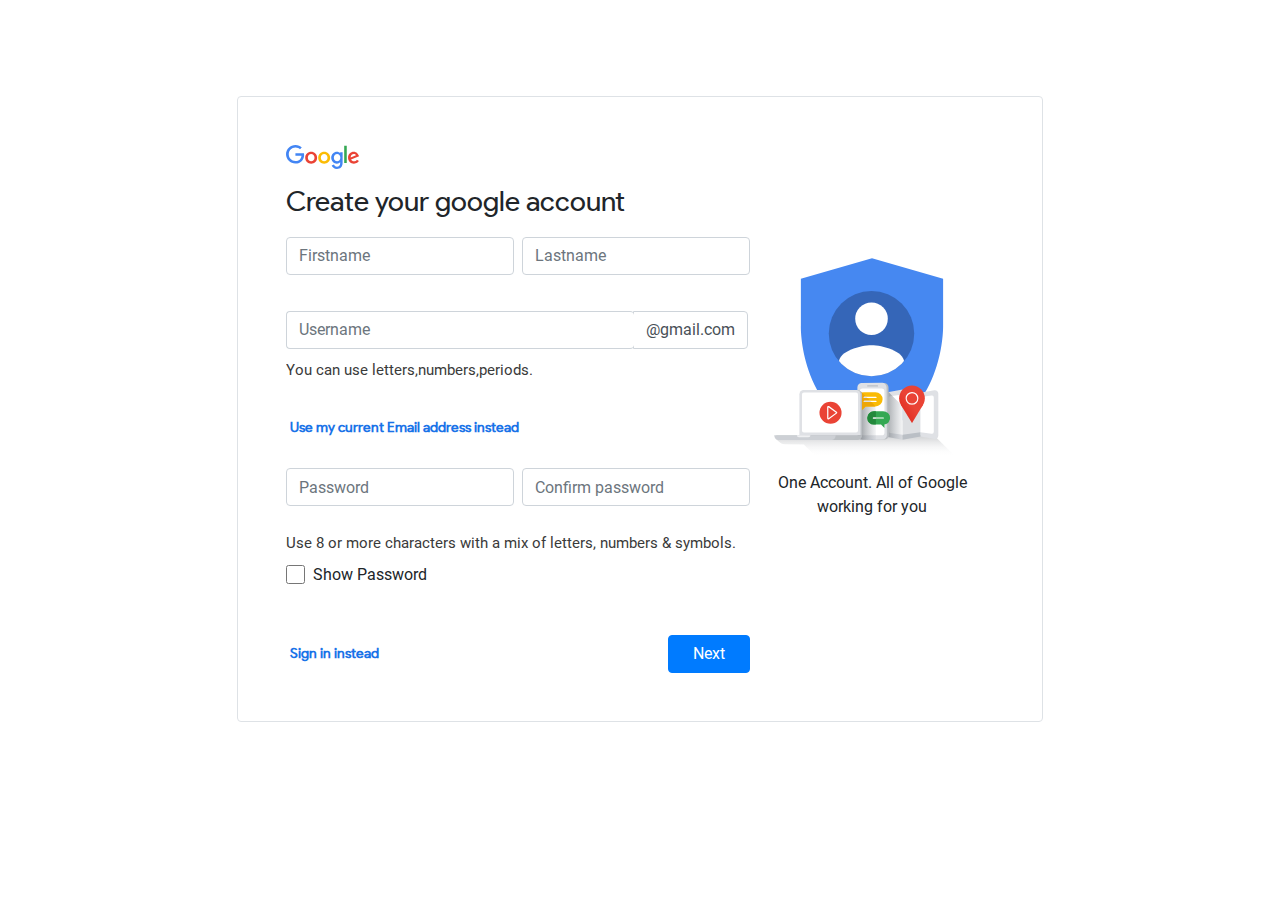
<file: index.html>
<!DOCTYPE html>
<html lang="en">
<head>
    <meta charset="UTF-8">
    <meta http-equiv="X-UA-Compatible" content="IE=edge">
    <meta name="viewport" content="width=device-width, initial-scale=1.0">
    <!-- <meta name="color-scheme" content="dark"> -->
    <link rel="stylesheet" href="https://cdn.jsdelivr.net/npm/bootstrap@4.6.1/dist/css/bootstrap.min.css">
    <script src="https://cdn.jsdelivr.net/npm/jquery@3.6.0/dist/jquery.slim.min.js"></script>
    <script src="https://cdn.jsdelivr.net/npm/popper.js@1.16.1/dist/umd/popper.min.js"></script>
    <script src="https://cdn.jsdelivr.net/npm/bootstrap@4.6.1/dist/js/bootstrap.bundle.min.js"></script>
    <link rel="stylesheet" href="https://cdnjs.cloudflare.com/ajax/libs/font-awesome/6.1.1/css/all.min.css">

    <!-- <link rel="stylesheet" href="../html/Bootstrap/bootstrap.css"> -->
    <title>Gmail</title>
    <link rel="stylesheet" href="./css/style.css">
</head>
<body class="d-flex justify-content-center align-items-center pt-0 pt-sm-5">
    <div id="signUpIn" class="page">
        <div class="border rounded p-2 mt-1  p-sm-5 mt-sm-5 main" id="signUp">
            <img src="./img/vector2.svg" alt="" class="mb-3">
            <h3>Create your google account</h3>
            <div class="d-flex justify-content-between align-items-start">
                <div class="d-flex flex-column justify-content-between align-items-center div1">
                    <div class="d-flex justify-content-around align-items-center form-group name flex-wrap flex-sm-nowrap">
                        <div class="input-wrapper position-relative w-100 shadow-none  mr-sm-2 mr-0 mb-sm-0 mb-2">
                            <label for="firstName" class="bg-white d-none" id="firstNameLabel">FirstName</label>
                            <input type="text" name=""  required  oninput="showLabel('firstNameLabel','firstName'),validateName('firstName')"  title="FirstName containing letters only" class="form-control shadow-none" placeholder="Firstname" id="firstName">
                        </div>
                        <div class="input-wrapper position-relative w-100 shadow-none">
                            <label for="lastname" class="bg-white d-none" id="lastNameLabel">Lastname</label>
                            <input type="text" name="" required oninput="showLabel('lastNameLabel','lastName'),validateName('lastName')" title="lastName containing letters only" class="form-control shadow-none"  placeholder="Lastname" id="lastName">
                        </div>
                    </div>
                    <div class="d-flex flex-column w-100 form-group username-div mb-0">
                        <div class="input-group flex-nowrap align-items-center w-100 m-0">
                            <div class="input-wrapper position-relative  w-75">
                                <label for="lastname" class="bg-white d-none" id="userNameLabel">Username</label>
                                <input type="text" required oninput="showLabel('userNameLabel','userName'),validateName('userName')"  title="Username can only contain letters and special charcters # * $ _ ." class="form-control border-right-0  shadow-none" id="userName" placeholder="Username">
                            </div>
                            <div class="input-group-append">
                              <span class="input-group-text bg-white w-100" id="basic-addon2">@gmail.com</span>
                            </div>
                        </div>
                        <p class="text-left small-texts mb-0">You can use letters,numbers,periods.</p>
                        <p class="small-texts w-100" id="userNameP"></p>
                    </div>
                    <div class="d-flex flex-column w-100 form-group available">
                        <p class="text-left mb-3"></p>
                        <a href="#" class="rounded p-1 link-style w-75">Use my current Email address instead</a>
                    </div>
                    <div class="d-flex flex-column password">
                        <div class="d-flex justify-content-around align-items-center form-group name flex-wrap flex-sm-nowrap">
                            <div class="input-wrapper position-relative w-100 shadow-none  mr-sm-2 mr-0 mb-sm-0 mb-2">
                                <label for="firstName" class="bg-white d-none" id="passwordLabel">Password</label>
                                <input type="password" name="" oninput="showLabel('passwordLabel','password')" class="form-control shadow-none" placeholder="Password" id="password">
                            </div>
                            <div class="input-wrapper position-relative w-100 shadow-none">
                                <label for="lastname" class="bg-white d-none" id="confirmPassLabel">Confirm Password</label>
                                <input type="password" name="" oninput="showLabel('confirmPassLabel','confirmPassword')" class="form-control shadow-none"  placeholder="Confirm password" id="confirmPassword">
                            </div>
                        </div>
                        <p class="m-0" id="passText1"></p>
                        <p class="text-left mb-2 small-texts" id="passText2">Use 8 or more characters with a mix of letters, numbers & symbols.</p>
                        <div class="d-flex align-items-center justify-content-around mb-5">
                            <input type="checkbox" onclick="showPassword()"  id="passCheck" name="passCheck" class="mr-2">
                            <label for="passCheck" class="m-0">Show Password</span>
                        </div>
                    </div>
                    <div class="d-flex justify-content-between align-items-center w-100 sign-in">
                        <a href="#" class="rounded p-1 link-style" id="toSignIn" onclick="changeSignPage('toSignIn')">Sign in instead</a>
                        <button class="btn btn-primary px-4" id="page3" onclick="nextPage()">Next</button>
                    </div>
                 </div>
                 <div class="div2 d-flex flex-column sign-up-image">
                    <img src="./img/vector.svg" alt="" height="244px" width="244px">
                    <p class="text-center">One Account. All of Google<br> working for you</p>
                 </div> 
            </div>
           
        </div>
        <!-- SIGN IN -->
        <div class="border rounded p-3 p-sm-5 mt-5 sign-in-page d-none" id="signIn">
            <div class="d-flex justify-content-center align-items-center w-100 mb-2">
                <img src="./img/vector2.svg" class="" alt="">
            </div>
            <h5 class="text-center">Sign in</h5>
            <p class="text-center">Use your Google Account</p>
            <div class="d-flex flex-column mb-4 w-100 inp-label">
                <div class="input-wrapper position-relative w-100">
                    <label for="Email"></label>
                    <input type="text" name=""  class="form-control shadow-none mb-0" placeholder="Email or Phone" id="accountEmail">
                    <p id="accountEmailP" class="text-danger mb-0"></p>
                </div>
                <a href="#" class="rounded p-1 link-style">Forgot Email?</a>
            </div>
            <div class="d-flex flex-column learn-more mb-4">
                <p>Not your computer?Use a private window to sign in.</p>
                <a href="#" class="rounded p-1 link-style">Learn more</a>
            </div>
            <div class="d-flex justify-content-between align-items-center w-100">
                <a href="#" class="rounded p-1 link-style" id="toSignUp" onclick="changeSignPage('toSignUp')">Create account</a>
                <button class="btn btn-primary px-4" id="page0" onclick="nextPage()">Next</button>
            </div>
        </div>
        <!-- SIGN-IN PASSWORD -->
        <div class="border rounded p-3 p-sm-5 mt-5 sign-in-page d-none" id="signInPassword">
            <div class="d-flex justify-content-center align-items-center w-100 mb-2">
                <img src="./img/vector2.svg" class="" alt="">
            </div>
            <h4 class="text-center w-100">Welcome</h4>
            <p class="text-center rounded-pill border"><i class="fa-solid fa-circle-user text-primary pr-2"></i><span id="userEmail"></span></p>
            <div class="d-flex flex-column mb-4 w-100 inp-label">
                <div class="input-wrapper position-relative w-100">
                    <label for="accountPassword" class="d-none bg-white" id="signInPassL">Enter your Password</label>
                    <input type="password" name="" oninput="showLabel('signInPassL','accountPassword')"  class="form-control shadow-none mb-0 w-100" placeholder="" id="accountPassword">
                    <p class="m-0 text-danger" id="passwordError"></p>
                </div>
                <div class="d-flex justify-content-between align-items-center">
                    <input type="checkbox" id="signInPass" onclick="passwordToggle()"><label for="signInPass" class="mb-0 ml-2">Show password</label>
                </div>
            </div>
            <div class="d-flex justify-content-between align-items-center w-100">
                <a href="#" class="rounded p-1 link-style" id="toSignUp" onclick="">Forgot password?</a>
                <button class="btn btn-primary px-4" id="fBtn" onclick="openMail()">Next</button>
            </div>
        </div>
    </div>
   
    <!-- PHONE NUMBER AND DATE OF BIRTH -->
    <div class="border rounded p-3 p-md-5 mx-md-5 mb-md-5 dob  page">
        <img src="./img/vector2.svg" alt="">
        <h5 id="welcomeText">Emmanuel,Welcome to Google</h5>
        <div class="d-flex justify-content-between  align-items-center mb-4">
            <i class="fa-solid fa-circle-user mr-2 text-primary"></i>
            <span class="font-weight-bold" id="createdUsername">imaxx66@gmail.com</span>
        </div>
        <div class="d-flex justify-content-between align-items-start">
            <div class="d-flex flex-column w-md-50 w-sm-100">
                <div class="d-flex flex-column">
                    <div class="d-flex justify-content-between align-items-center w-100">
                        <select name="" id="" class="border-0 outline-0 shadow-none">
                            <option value="nigeria">Nigeria</option>
                            <option value="nigeria">nigeria</option>
                            <option value="nigeria">nigeria</option>
                            <option value="nigeria">nigeria</option>
                        </select>
                        <div class="input-wrapper position-relative w-100">
                            <label for="phoneNumber"></label>
                            <input type="text" name=""  class=" form-control shadow-none" placeholder="Phone Number (Optional)" id="phoneNumber">
                        </div>
                    </div>
                    <p class="text-wrap small-texts"> Google will only use this number for account security,<br>Your number won't be visible to others,you can choose later whether to use it for other purposes.</p>
                </div>
                <div class="d-flex flex-column w-100 form-group recoveryMail">
                    <input type="text" class="form-control shadow-none" placeholder="Recovery Email Address (Optional)" name="" id="recoveryMail">
                    <p class="text-left small-texts">We'll use it to keep your account secure</p>
                </div>
                <div class="d-flex flex-column form-group w-100">
                    <div class="d-flex justify-content-between align-items-center w-100">
                        <select name="" id="b-month" class="form-control shadow-none mr-2">
                            <option value="" disabled selected>Month</option>
                            <option value="January">January</option>
                            <option value="February">February</option>
                            <option value="March">March</option>
                            <option value="April">April</option>
                            <option value="May">May</option>
                            <option value="June">June</option>
                            <option value="July">July</option>
                            <option value="August">August</option>
                            <option value="September">September</option>
                            <option value="October">October</option>
                            <option value="November">November</option>
                            <option value="December">December</option>
                        </select>
                        <input type="text" minlength="1" max="31" maxlength="2" id="b-day" placeholder="Day" class="form-control shadow-none mr-2">
                        <input type="text" placeholder="Year" minlength="4" maxlength="4"  name="" id="b-year" class="form-control shadow-none">
                    </div>
                    <p class="small-texts">Your Birthday</p>
                </div>
                <div class="d-flex flex-column w-100 mb-4">
                    <select name="" id="gender" class="form-control shadow-none mb-4">
                        <option value="" disabled selected>Gender</option>
                        <option value="male">Male</option>
                        <option value="female">Female</option>
                        <option value="custom">Custom</option>
                        <option value="rather not say">Rather not say</option>
                    </select>
                    <a href="#" class="link-style p-1 rounded w-50">Why we ask for this Information</a>
                </div>
                <div class="d-flex justify-content-between align-items-center w-100">
                    <a href="#" class="link-style rounded p-1" onclick="prevPage()">Back</a>
                    <button class="btn btn-primary px-4" id="page1" onclick="nextPage()">Next</button>
                </div>
            </div>
            <div class="d-flex justify-content-around w-md-25 w-sm-100 p-1 d-md-block d-none">
                <img src="./img/phone-number.svg" height="244px"  class="w-100 d-md-block d-none" alt="">
            </div>
        </div>
    </div>
    <!-- PRIVACY AND TERMS -->
    <div class="border rounded p-3 p-md-5 mx-md-5 page" id="privTerms">
        <img src="./img/vector2.svg" alt="">
        <h5 class="w-50">Privacy and Terms</h5>
        <div class="d-flex justify-content-between align-items-start  w-100">
            <div class=" d-flex flex-column justify-content-between w-lg-75 w-100">
                <div>
                    <p class="mb-2">To create a Google Account, you’ll need to agree to the <a href="#" class="rounded link-style">Terms of Service</a> below.</p>
                    <p>In addition, when you create an account, we process your information as described in our Privacy Policy, including these key points:</p>
                </div>
                <dl>
                    <dt class="mb-2">Data that we process when you use Google</dt>
                    <li>When you set up a Google Account, we store information you give us like your name, email address and telephone number.</li>
                    <li>When you use Google services to do things such as write a message in Gmail or comment on a YouTube video, we store the information that you create.</li>
                    <li>When you search for a restaurant on Google Maps or watch a video on YouTube; for example, we process information about that activity – including information such as the video that you watched, device IDs, IP addresses, cookie data and location.</li>
                    <li class="mb-2">We also process the kind of information described above when you use apps or sites that use Google services such as ads, Analytics and the YouTube video player.</li>
                    <dt>Why we process it</dt>
                    <dd class="mb-3">We process this data for the purposes described in <a href="#" class="link-style rounded p-1"> our policy</a>, including to:</dd>
                    <li>Help our services deliver more useful, customised content such as more relevant search results;</li>
                    <li>Improve the quality of our services and develop new ones;</li>
                    <li>Deliver personalised ads, depending on your account settings, both on Google services and on sites and apps that partner with Google;</li>
                    <li>Improve security by protecting against fraud and abuse; and</li>
                    <li class="mb-2">Conduct analytics and measurement to understand how our services are used. We also have partners that measure how our services are used. <a href="#" class="link-style rounded p-1"> Learn more</a> about these specific advertising and measurement partners.</li>
                    <dt class="mb-2"> Combining data</dt>
                    <dd>We also combine this data among our services and across your devices for these purposes. For example, depending on your account settings, we show you ads based on information about your interests, which we can derive from your use of Search and YouTube, and we use data from trillions of search queries to build spell-correction models that we use across all of our services.</dd>
                    <dt class="mb-2">You’re in control</dt>
                    <dd>Depending on your account settings, some of this data may be associated with your Google Account and we treat this data as personal information. You can control how we collect and use this data now by clicking 'More Options' below. You can always adjust your controls later or withdraw your consent for the future by visiting My Account (myaccount.google.com).
                    </dd>
                </dl>
                <details class="mb-3 outline-0 border-0">
                    <summary class="text-primary outline-0 border-0">More Options</i></summary>
                    <div>
                        <p class="mb-2"> Customise your Google experience by confirming your personalisation settings and the data stored with your account. </p>
                        <p>You can always learn more about these options, adjust them, and review your activity in your Google Account (account.google.com).</p>
                    </div>
                    <div class="mb-3">
                        <h5> <i class="fa-solid fa-clock-rotate-left text-muted mr-2"></i> Web & App Activity</h5>
                        <p class="text-muted">Saves your activity on Google sites and apps, including searches and associated info, such as your location Also saves your activity from sites, apps and devices that use Google services, including Chrome history. This helps Google provide better search results, suggestions and personalisation across Google services. Activity older than 18 months will be automatically deleted. You can change your auto-delete option, stop saving activity or delete it manually at account.google.com.</p>
                        <div class=" border border-top-0 border-left-0 border-right-0 mb-2 pb-2">
                            <input type="radio" checked class="mr-2" name="web-activity1">
                           <label for="web-activity1">Save my Web & app activity in my Google Account</label>
                        </div>
                        <div class=" border border-top-0 border-left-0 border-right-0 mb-2 pb-2">
                            <input type="radio"  class="mr-2" name="web-activity2"><label for="web-activity2">Don’t save my Web & app activity in my Google Account</label>
                        </div>
                        <a href="#" class="link-style rounded p-1">Learn more about Web & App Activity</a>
                    </div>
                    <div class="mb-3">
                        <h5> <i class="fa-regular fa-calendar text-muted mr-2"></i> Ad personalisation</h5>
                        <p class="text-muted">Google can show you ads based on your activity on Google services (such as Search or YouTube), and on websites and apps that partner with Google.</p>
                        <div class=" border border-top-0 border-left-0 border-right-0 mb-2 pb-2">
                            <input type="radio" checked class="mr-2" name="ads1">
                           <label for="ads1">Show me personalised ads</label>
                        </div>
                        <div class=" border border-top-0 border-left-0 border-right-0 mb-2 pb-2">
                            <input type="radio"  class="mr-2" name="ads2"><label for="ads2">Show me ads that aren’t personalised</label>
                        </div>
                        <a href="#" class="link-style rounded p-1">Learn more about ad personalisation</a>
                    </div>
                    <div class="mb-3">
                        <h5> <i class="fa-brands fa-youtube text-muted mr-2"></i>YouTube History</h5>
                        <p class="text-muted">Saves the YouTube videos that you watch and the things that you search for on YouTube. This helps Google give you better recommendations, remember where you left off and more. Activity older than 36 months will be automatically deleted. You can change your auto-delete option, stop saving activity or delete it manually at account.google.com.</p>
                        <div class=" border border-top-0 border-left-0 border-right-0 mb-2 pb-2">
                            <input type="radio" checked class="mr-2" name="yt1">
                           <label for="yt1">Save my YouTube history in my Google Account</label>
                        </div>
                        <div class=" border border-top-0 border-left-0 border-right-0 mb-2 pb-2">
                            <input type="radio"  class="mr-2" name="yt2"><label for="yt2">Don’t save my YouTube history in my Google Account</label>
                        </div>
                        <p class="mb-3">These settings apply wherever you are signed in to your new Google Account.</p>
                        <div>
                            <input type="checkbox" id="settingsCheck" class="mr-2" id="">
                            <label for="settingsCheck">Send me occasional reminders about these settings</span>
                        </div>
                    </div>
                </details>
                <div class="d-flex align-items-center justify-content-between w-100">
                    <a href="#" class="rounded p-1 link-style" onclick="prevPage()">Cancel</a>
                    <button class="btn btn-primary px-4" id="page2" onclick="openMail()">I agree</button>
                </div>
            </div>
            <div class="w-75 d-flex flex-column  align-items-center justify-content-center privacy-img">
                <img src="./img/privacy.svg" height="244px" class="" alt="">
                <p class="text-center">You're in control of the data we collect and how it's used</p>
            </div>
        </div> 
    </div>
</body>
<script src="./js/main.js"></script>
</html>
</file>
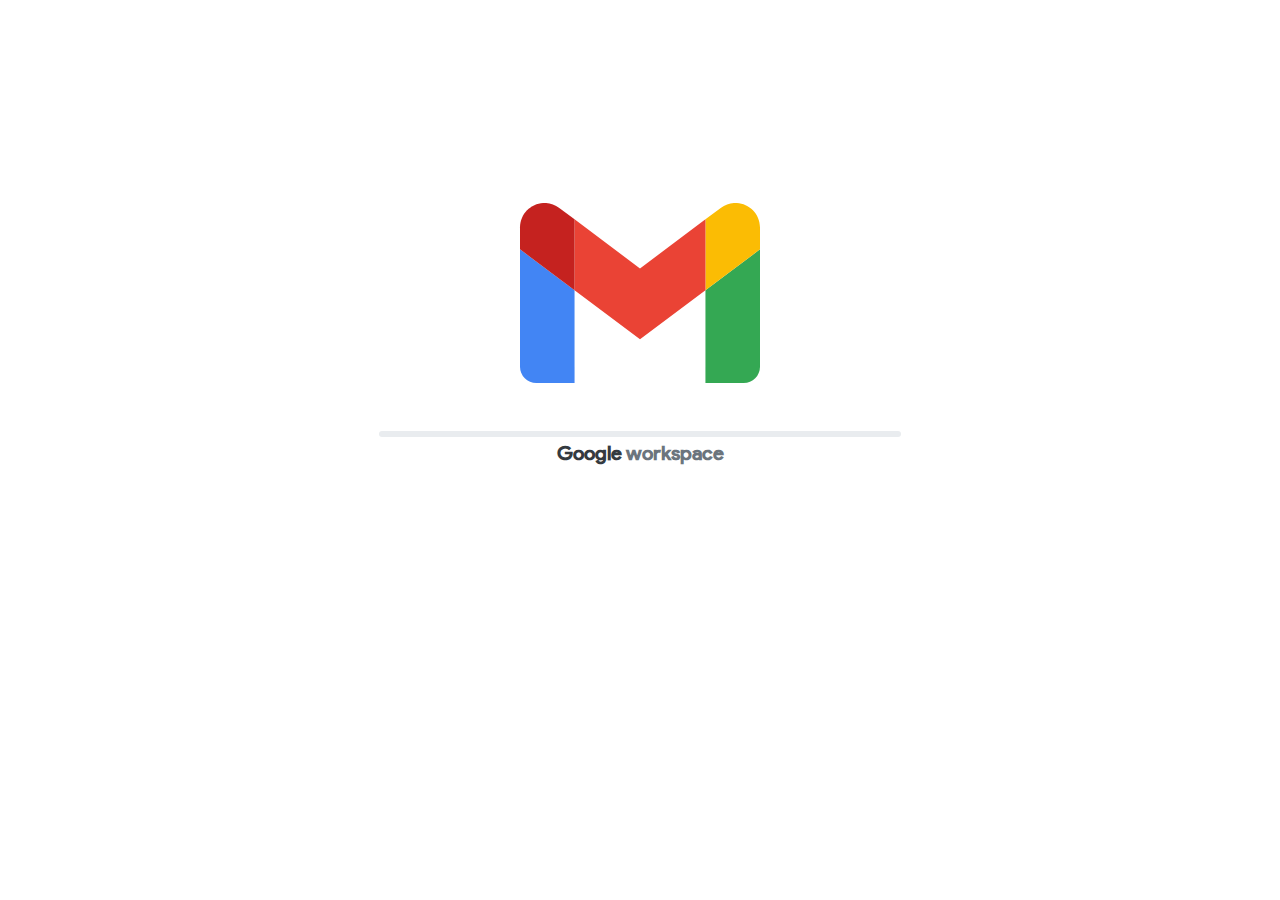
<file: mailPage.html>
<!DOCTYPE html>
<html lang="en">
<head>
    <me  ta charset="UTF-8">
    <meta http-equiv="X-UA-Compatible" content="IE=edge">
    <meta name="viewport" content="width=device-width, initial-scale=1.0">
   
    <link rel="stylesheet" href="https://cdn.jsdelivr.net/npm/bootstrap@4.6.1/dist/css/bootstrap.min.css">
    <script src="https://cdn.jsdelivr.net/npm/jquery@3.6.0/dist/jquery.slim.min.js"></script>
    <script src="https://cdn.jsdelivr.net/npm/popper.js@1.16.1/dist/umd/popper.min.js"></script>
    <script src="https://cdn.jsdelivr.net/npm/bootstrap@4.6.1/dist/js/bootstrap.bundle.min.js"></script>
    <link rel="stylesheet" href="https://cdnjs.cloudflare.com/ajax/libs/font-awesome/6.1.1/css/all.min.css">
    <title>My mails</title>
    <link rel="stylesheet" href="./css/mailPage.css">
</head>
<body style="height:100vh;">
    <div class="h-75 container px-sm-5 d-flex flex-column  justify-content-center align-items-center" id="loading">
        <img src="./img/Gmail_icon_(2020).svg" width="300" height="180" class="p-3 p-sm-0" alt="">
        <div class="progress w-50 mt-3 mt-sm-5" style="height:6px;">
            <div class="progress-bar progress-bar-danger bg-danger" id="progressBar"  role="progressbar" aria-valuemin="0" aria-valuemax="100" aria-valuenow="50"></div>
        </div>
        <h5 class="pt-1 text-dark g-sans font-weight-bold">Google <span class="g-sans text-muted">workspace</span></h5>
    </div>
    <div id="emails" class="container-fluid pt-2 pl-0 h-100 d-none">
        <div class="modal fade" id="staticBackdrop" data-backdrop="static" data-keyboard="false" tabindex="-1" aria-labelledby="staticBackdropLabel" aria-hidden="true">
            <div class="modal-dialog modal-dialog-centered">
              <div class="modal-content">
                <div class="modal-header">
                  <h5 class="modal-title" id="staticBackdropLabel"></h5>
                  <button type="button" class="close" data-dismiss="modal" aria-label="Close">
                    <span aria-hidden="true">&times;</span>
                  </button>
                </div>
                <div class="modal-body">
                </div>
                <div class="modal-footer">
                  <!-- <button type="button" class="btn btn-secondary" data-dismiss="modal">Cancel</button> -->
                  <button type="button" class="btn btn-primary" data-dismiss="modal">OK</button>
                </div>
              </div>
            </div>
          </div>
        <div class="d-flex align-items-center justify-content-between header mb-3">
            <div class="d-flex align-items-center justify-content-around">
                <i class="fa fa-bars mx-2"></i>
                <img src="./img/gmail_logo.PNG" height="40px" alt="gmail">
            </div>
            <div class="d-flex align-items-center w-50  border-0 rounded px-3 py-1 inp-group">
                <i class="fa fa-search pr-2"></i>
                <input type="text" class="form-control border-0 shadow-none w-100 text-muted" placeholder="Search in Mail" name="" id="">
                <i class="fa fa-bars-staggered pr-2"></i>
            </div>
            <div class="d-flex align-items-center justify-content-around">
                <i class="fa-regular fa-circle-question text-muted mx-2"></i>
                <i class="fa-solid fa-gear text-muted mx-2"></i>
                <i class="fa-solid fa-braille text-muted mx-2"></i>
                <button id="signedInAccount" class="rounded-circle btn btn-light text-white  mx-2" data-toggle="tooltip" data-placement="bottom" onclick="showSignOutBox()"></button>
            </div>
        </div>
        <div class="body d-flex align-items-start  justify-content-between w-100 h-100">
            <div class="d-flex flex-column justify-content-between w-25 aside1">
                <button class="btn rounded-lg mb-3 ml-4 mr-4 py-3 px-0 compBtn" onclick="displayInp()" id="composeBtn"><i class="fa fa-pencil mr-2"></i>Compose</button>
                <ul class="nav nav-pills flex-column pr-2 ft-14">
                    <li class="active d-flex justify-content-between mb-0 "> <a href="#inbox" class="ft-14 py-1 text-dark w-100" data-toggle="tab"><i class="fa-solid fa-inbox pl-4 mr-4"></i>Inbox<span class="float-right mr-2 font-weight-bold" id="inboxNumber">1</span></a></li>
                    <li class="d-flex justify-content-between"><a href="#starred" data-toggle="tab" class="ft-14 text-dark w-100 py-1"><i class=" mr-4 pl-4 fa-regular fa-star"></i> Starred <span class="float-right mr-2 font-weight-bold"></span></a></li>
                    <li class="d-flex justify-content-between"> <a href="#snoozed" data-toggle="tab" class="ft-14 text-dark w-100 py-1"><i class="mr-4 pl-4 fa-regular fa-clock"></i> Snoozed <span class="float-right mr-2 font-weight-bold"></span></a></li>
                    <li class="d-flex justify-content-between"> <a href="#draft" data-toggle="tab" class="ft-14 py-1 text-dark w-100"><i class="mr-4 pl-4 fa-regular fa-file"></i> Draft <span class="float-right mr-2 font-weight-bold"></span></a></li>
                    <li class="d-flex justify-content-between"><a href="#sent" data-toggle="tab" class="ft-14 py-1 text-dark w-100"><i class=" mr-4 pl-4 fa-regular fa-paper-plane"></i>Sent<span class="float-right mr-2 font-weight-bold"></span></a></li>
                </ul>
                <details class="ml-4 text-dark ft-14">
                    <summary>More</summary>
                    <ul>
                        <li class="list-unstyled"><a href="#" class="text-dark">Important</a></li>
                        <li class="list-unstyled"><a href="#" class="text-dark">Chats</a></li>
                        <li class="list-unstyled"><a href="#" class="text-dark">Scheduled</a></li>
                        <li class="list-unstyled"><a href="#" class="text-dark">All Mail</a></li>
                        <li class="list-unstyled"><a href="#" class="text-dark">Spam</a></li>
                        <li class="list-unstyled"><a href="#" class="text-dark">Bin</a></li>
                    </ul>
                </details>
                <!-- BOX TO SIGN OUT OR SIGN IN TO ANOTHER ACCOUNT  -->
                <div class="signOutBoxOverlay d-none" onclick="showSignOutBox()">
                    <div class="d-none flex-column bg-white rounded pt-2  sign-out-box" id="signOutBox">
                        <button id="currUserAccount" class="btn-dark text-white font-weight-bold mx-auto btn d-flex justify-content-center align-items-center px-3 py-1 rounded-circle text-center" ></button>
                       <p class="font-weight-bold text-center text-muted mb-0" id="userNames"></p>
                       <p class="font-weight-bold text-muted text-center mb-0" id="userUserName"></p>
                       <div class="text-center border border-muted border-top-0 border-left-0 border-right-0 py-3">
                        <button class="btn btn-light rounded-pill shadow-none border border-muted w-50 mx-auto">Manage Your Account</button>  
                       </div>
                       <div class="d-flex align-items-center justify-content-center border border-muted border-top-0 border-left-0 border-right-0 py-1">
                           <button class="btn btn-white d-flex align-items-center shadow-none justify-content-center" onclick="signInPage()"> <i class="fa fa-user-plus mr-2"></i>
                            <p class="mb-0">Add Another Account</p></button>
                       </div>
                       <div class="text-center py-2 border border-muted border-top-0 border-left-0 border-right-0">
                        <button class="btn shadow-none border border-muted" onclick="signInPage()">Sign Out</button>
                       </div>
                        <div class="d-flex justify-content-center py-2 align-items-center">
                           <a href="#" class="text-muted small-texts">Privacy Policy</a>
                           <span>.</span>
                           <a href="#" class="text-muted small-texts">Terms of Service</a>
                        </div>
                    </div>
                </div>
               
                <!-- Box TO TYPE MESSAGE...ONCLICK OF COMPOSE BUTTON -->
                <div class="d-none position-absolute bg-white flex-column  pb-4 pt-0 composeBox" style="width: 40%; height: 65%;" id="composeBxx">
                    <div class="d-flex align-items-center  opacity-1 mb-2 justify-content-between">
                        <p class="font-weight-bold mb-0 w-100 text-left pl-2 text-dark">New Message</p>
                        <div class="d-flex align-items-center">
                            <button class="btn shadow-none fa fa-minus" onclick="document.getElementById('composeBxx').style.height='5%'"></button>
                            <button class="btn shadow-none fa fa-up-right-and-down-left-from-center" onclick="document.getElementById('composeBxx').style.height='65%'"></button>
                            <button class="btn shadow-none fa fa-times" onclick="closeCompose()"></button>
                        </div>
                    </div>
                    <input type="text" name="" placeholder="To.(Recipient)" class="shadow-none w-100 form-control border-left-0 border-top-0 border-right-0" id="mRecipient">
                    <input type="text" placeholder="Subject" class="border-left-0 border-top-0 border-right-0 shadow-none form-control w-100 form-control" name="" id="mSubject">
                    <textarea name="" id="mBody" placeholder="Your Message"  class="shadow-none border-0 form-control mb-3" cols="30" rows="30"></textarea>
                    <div class="d-flex mx-4 justify-content-between align-items-center">
                        <button class="btn text-dark btn-primary rounded-pill" id="sendMailBtn" onclick="sendMail()">SEND</button>
                        <button class="btn fa fa-trash btn-light" onclick="closeCompose()"></button>
                    </div>
                    
                </div>
            </div>
            <div class="w-100 tab-content rounded rounded-lg p-2 bg-white h-100">
                <div class="tab-pane  active" id="inbox">
                    <div class="d-flex align-items-center justify-content-between mb-4">
                        <div class="d-flex align-items-center">
                            <input type="checkbox" name="" id="">
                            <select name="" class="border-0 shadow-none bg-transparent" id="">
                                <option value="">All</option>
                                <option value="">None</option>
                                <option value="">Read</option>
                                <option value="">Unread</option>
                                <option value="">Starred</option>
                                <option value="">Unstarred</option>
                            </select>
                            <i class="fa fa-ellipsis-vertical"></i>
                        </div>
                        <div class="d-flex align-items-center justify-content-around">
                            <span class="mr-2 small-texts">1-50 of 70</span>
                            <i class="fa fa-less-than mr-2 small-texts"></i>
                            <i class="fa fa-greater-than small-texts"></i>
                        </div>
                    </div>
                    <ul class="nav nav-tabs d-flex justify-content-start">
                        <li class="active mr-5"><a href="#primary" data-toggle="tab" class="text-dark"><i class="fa-solid fa-inbox mr-3"></i>Primary</a></li>
                        <li class="mr-5 ml-3"><a href="#promotion" data-toggle="tab" class="text-dark"><i class="fa-solid fa-tag mr-3"></i>Promotions</a></li>
                        <li class="ml-3"><a href="#social"  data-toggle="tab" class="text-dark"><i class="fa-solid fa-user-group mr-3"></i>Social</a></li>
                    </ul>
                    <div class="tab-content pt-2">
                        <div class="tab-pane active" id="primary">
                        </div>
                        <div class="tab-pane" id="promotion">
                            <div class="text-dark text-center">
                                <p>You have no promotions.Mails from companies and other ad bodies will appear here</p>
                            </div>
                        </div>
                        <div class="tab-pane" id="social">
                            <div class="text-center text-dark"> 
                                <p>You have no Social Mails.Mails from social medias and other sites which yiu have linked  will appear here</p>
                            </div>
                        </div>
                    </div>
                </div>
                <div class="tab-pane fade" id="starred">
                    <div class="d-flex align-items-center justify-content-between mb-4">
                        <div class="d-flex align-items-center">
                            <input type="checkbox" name="" id="">
                            <select name="" class="border-0 shadow-none bg-transparent" id="">
                                <option value="">All</option>
                                <option value="">None</option>
                                <option value="">Read</option>
                                <option value="">Unread</option>
                                <option value="">Starred</option>
                                <option value="">Unstarred</option>
                            </select>
                            <i class="fa fa-ellipsis-vertical"></i>
                        </div>
                        <div class="d-flex align-items-center justify-content-around">
                            <span class="mr-2 small-texts">1-50 of 70</span>
                            <i class="fa fa-less-than mr-2 small-texts"></i>
                            <i class="fa fa-greater-than small-texts"></i>
                        </div>
                    </div>
                    <div class="text-center border border-muted border-left-0 border-right-0 border-top-0" id="starredMailInp">No starred messages. Stars let you give messages a special status to make them easier to find. To star a message, click on the star outline beside any message or conversation.</div>
                </div>
                <div class="tab-pane fade" id="snoozed">
                    <div class="d-flex align-items-center justify-content-between mb-4">
                        <div class="d-flex align-items-center">
                            <input type="checkbox" name="" id="">
                            <select name="" class="border-0 shadow-none bg-transparent" id="">
                                <option value="">All</option>
                                <option value="">None</option>
                                <option value="">Read</option>
                                <option value="">Unread</option>
                                <option value="">Starred</option>
                                <option value="">Unstarred</option>
                            </select>
                            <i class="fa fa-ellipsis-vertical"></i>
                        </div>
                        <div class="d-flex align-items-center justify-content-around">
                            <span class="mr-2 small-texts">1-50 of 70</span>
                            <i class="fa fa-less-than mr-2 small-texts"></i>
                            <i class="fa fa-greater-than small-texts"></i>
                        </div>
                    </div>
                    <p class="text-center border border-muted border-left-0 border-right-0 border-top-0"></p>
                </div>
                <div class="tab-pane fade" id="sent">
                    <div class="d-flex align-items-center justify-content-between mb-4">
                        <div class="d-flex align-items-center">
                            <input type="checkbox" name="" id="">
                            <select name="" class="border-0 shadow-none bg-transparent" id="">
                                <option value="">All</option>
                                <option value="">None</option>
                                <option value="">Read</option>
                                <option value="">Unread</option>
                                <option value="">Starred</option>
                                <option value="">Unstarred</option>
                            </select>
                            <i class="fa fa-ellipsis-vertical"></i>
                        </div>
                        <div class="d-flex align-items-center justify-content-around">
                            <span class="mr-2 small-texts">1-50 of 70</span>
                            <i class="fa fa-less-than mr-2 small-texts"></i>
                            <i class="fa fa-greater-than small-texts"></i>
                        </div>
                    </div>
                    <div class="text-center border border-muted border-left-0 border-right-0 border-top-0" id="sentMail">No sent messages! <a href="#" onclick="displayInp()">Send</a> one now!</div>
                </div>
                <div class="tab-pane fade" id="draft">
                    <div class="d-flex align-items-center justify-content-between mb-4">
                        <div class="d-flex align-items-center">
                            <input type="checkbox" name="" id="">
                            <select name="" class="border-0 shadow-none bg-transparent" id="">
                                <option value="">All</option>
                                <option value="">None</option>
                                <option value="">Read</option>
                                <option value="">Unread</option>
                                <option value="">Starred</option>
                                <option value="">Unstarred</option>
                            </select>
                            <i class="fa fa-ellipsis-vertical"></i>
                        </div>
                        <div class="d-flex align-items-center justify-content-around">
                            <span class="mr-2 small-texts">1-50 of 70</span>
                            <i class="fa fa-less-than mr-2 small-texts"></i>
                            <i class="fa fa-greater-than small-texts"></i>
                        </div>
                    </div>
                    <p class="text-center border border-muted border-left-0 border-right-0 border-top-0">You don't have any saved drafts. <br>Saving a draft allows you to keep a message you aren't ready to send yet.</p>
                </div>
            </div>
            <!-- Destop messages -->
            <div id="desktopMessage" class="position-absolute d-none bg-white h-100" style="left:20%; width: 78.5%;">
                <div class="d-flex justify-content-between align-items-center mb-4">
                    <div class="d-flex">
                        <button class="fa  fa-arrow-left text-muted  rounded-circle mx-2 shadow-none btn" onclick="closeDesktopMessage()" data-toggle="tooltip" title="go back"></button>
                        <button class="fa fa-archive  shadow-none rounded-circle mx-2 text-muted btn" data-toggle="tooltip" title="Archive"></button>
                        <button class="fa fa-trash btn text-muted rounded-circle mx-2  shadow-none"  data-toggle="tooltip" title="delete"></button>
                        <button class="fa-regular fa-clock btn rounded-circle mx-2  shadow-none" data-toggle="tooltip" title="snooze"></button>
                        <button class="fa-regular fa-envelope rounded-circle mx-2 btn  shadow-none" data-toggle="tooltip" title="mark as unread"></button>
                        <button class="fa fa-ellipsis-vertical  shadow-none rounded-circle btn" data-toggle="tooltip" title="More"></button>
                    </div>
                    <div class="text-muted mr-5">
                        1 of 2
                    </div>
                </div>
                <div class="px-4 mb-4" >
                    <p id="mailTopic"></p>
                </div>
                <div class="d-flex align-items-center mb-2">
                    <div class="mr-2 bg-success rounded-circle px-2 py-2 fa fa-user"></div>
                    <span class="font-weight-bold mr-2" id="mailSender"></span>
                    <span class="text-muted mr-2" id="senderUsername"></span>
                </div>
                <div class="px-5 border border-bottom-0 border-left-0 border-right-0 pt-2" id="mailBody">
                    
                </div>
            </div>
            <!-- destop message end -->
        </div>
        <p class="d-none bg-dark text-white w-25 ml-4 p-1 rounded mt-5 position-absolute" id="undoBlock"></p>
    </div>
    <div class="container-fluid pt-1 px-0 d-none h-100 w-100" id="emailMobile">
        <div id="defaultPage" class="page">
            <div class="fixed-top bg-light d-flex justify-content-between align-items-center form-group py-2">
                <div class="d-flex align-items-center">
                    <button class="fa fa-bars mx-2 btn shadow-none" onclick="displayPage('#sideMenu')"></button>
                    <button class="fa fa-rotate-right btn shadow-none" onclick="window.location.reload()"></button>
                </div>
                <div>
                    <p class="m-0">Primary <span id="primNumber">82</span></p> 
                </div>
                <div>
                    <button class="btn btn-danger fa fa-pencil mr-1" onclick="displayPage('#typePage')"></button>
                </div>
            </div>
            <div>
                <input type="text" class="form-control shadow-none mt-5" name="" placeholder="Search" id="">
            </div>
            <div id="primary2" class="h-100 w-100  p-1"></div>
        </div>
        <!-- MOBILE STARRED MESSSAGES -->
        <div id="starredPage" class="d-none page">
            <div class="fixed-top bg-light d-flex justify-content-between align-items-center form-group py-2">
                <div class="d-flex align-items-center">
                    <button class="fa fa-bars mx-2 btn shadow-none" onclick="displayPage('#sideMenu')"></button>
                    <button class="fa fa-rotate-right btn shadow-none"></button>
                </div>
                <p class="mb-0 pr-5">Starred<span id="starNumber" class="ml-2"> 82</span></p> 
                <div>
                    <button class="btn btn-danger fa fa-pencil mr-1" onclick="displayPage('#typePage')"></button>
                </div>
            </div>
            <div>
                <input type="text" class="form-control shadow-none mt-5" name="" placeholder="Search" id="">
            </div>
            <div id="starredMailInp2" class="h-100 w-100  p-1"></div>
        </div>
        <!-- SENT MESSAGES -->
        <div id="sentMailPage" class="d-none page">
            <div class="fixed-top bg-light d-flex justify-content-between align-items-center form-group py-2">
                <div class="d-flex align-items-center">
                    <button class="fa fa-bars mx-2 btn shadow-none" onclick="displayPage('#sideMenu')"></button>
                    <button class="fa fa-rotate-right btn shadow-none"></button>
                </div>
                <p class="mb-0 pr-5">Sent Mail<span id="sentNumber" class="ml-2"></span></p> 
                <div>
                    <button class="btn btn-danger fa fa-pencil mr-1" onclick="displayPage('#typePage')"></button>
                </div>
            </div>
            <div>
                <input type="text" class="form-control shadow-none mt-5" name="" placeholder="Search" id="">
            </div>
            <div id="sentMailInp" class="h-100 w-100  p-1"></div>
        </div>
        <!-- DISPLAYING MESSAGES -->
        <div class="px-1 bg-light d-none page" id="messagePage">
            <div class="fixed-top bg-light d-flex justify-content-between align-items-center form-group py-2">
                <div>
                    <button class="mx-2 btn btn-white border shadow-none" onclick="displayPage('#defaultPage')" id="messageBack"><i class="fa fa-arrow-left"></i> Primary</button>
                </div>
                <div>
                    <button class="btn btn-light text-muted fa fa-trash mr-1" onclick="reverseShowMessage()"></button>
                </div>
            </div>
            <div class="py-3 bg-light border border-bottom-0 border-left-0 border-right-0 border-secondary mt-5" id="msgTopic">Let's talk about motivation</div>
            <div class="d-flex flex-column  bg-white">
                <div class="d-flex justify-content-between border border-bottom">
                    <div class="d-flex w-75 align-items-center py-3">
                        <div class="rounded-circle  px-2 py-2 ml-1 mr-2 fa fa-user bg-primary"></div>
                        <p class="font-weight-bold mb-0" id="senderName">Lisa Witt (Pianote) <br> <span class="text-muted">to me</span></p>
                    </div>
                    <button class="btn btn-white fa fa-reply text-muted"></button>
                </div>
                <div id="msgBdy">
                    
                </div>
            </div>    
            <div class="fixed-bottom bg-light d-flex flex-column py-2">
                <p class="mb-0 text-muted text-center">This Email was sent to <span class="currentAcc text-primary"></span></p>
                <div class="bg-light"> </div>
                <div class="d-flex bg-white justify-content-around">
                    <div class="d-flex align-items-center border pr-5 ml-3 border-left-0 border-top-0 border-bottom-0">
                        <i class="fa fa-reply mr-2  display-4 text-muted"></i>
                        <p class="text-muted mb-0">Reply</p>
                    </div>
                    <div class="d-flex align-items-center" onclick="forwardMessage()">
                        <i class="fa fa-share mr-2 display-4 text-muted"></i>
                        <p class="text-muted mb-0">Forward</p>
                    </div>
                    
                </div>
            </div>
        </div>
        <!-- type email page -->
        <div id="typePage" class="d-none page">
            <div class="fixed-top bg-light  marggin d-flex justify-content-between align-items-center form-group py-2">
                <div>
                    <button class="mx-2 btn btn-white shadow-none border" onclick="closeTypeMail()">Close</button>
                </div>
                <div>
                    <button class="btn btn-primary mr-1" onclick="sendMobileMail()">Send</button>
                </div>
            </div>
            <p class="bg-warning mb-0 mt-5 text-center py-3 d-none" id="noRecipient"></p>
            <input type="text" name="" class="mt-5 rounded-0 form-control shadow-none" id="mobileRecipient" placeholder="To">
            <input type="text" name="" class="form-control rounded-0 shadow-none" id="" placeholder="cc/Bcc">
            <div class="d-flex justify-content-between form-control align-items-center py-4 pl-0">
                <input type="text" name="" class="shadow-none form-control border-0" id="mobileSubject" placeholder="Subject">
                <i type="file" name="" class="fa fa-bars ml-2" id=""></i>
            </div>
            <textarea name="" id="mobileBody" placeholder="Your message" class="w-100" rows="10"></textarea>
            <div class="fixed-bottom bg-light d-block py-2">
                <p class="text-center mb-0">Viewing Gmail in <span class="font-weight-bold">Mobile</span></p>
                <p class="text-center mb-0 ">© 2022</p>
            </div>
        </div>    
        <!-- SIDE MENU PAGE -->
        <div class="d-none page" id="sideMenu">
            <div class=" bg-light d-flex justify-content-end align-items-center border border-secondary border-left-0 border-right-0 border-top-0 py-2">
                <div>
                    <button class="btn btn-white rounded currentAcc border mr-5" onclick="signInPage()"></button>
                    <i class="fa fa-gear mx-3"></i>
                </div>
            </div>
            <div class="d-flex flex-column">
                <p class="bg-light border border-secondary border-left-0 border-right-0 border-top-0 mb-0 text-muted pl-2">Inbox</p>
                <div class="d-flex border align-items-center justify-content-between" onclick="displayPage('#defaultPage')">
                    <button class="btn-white shadow-none btn font-weight-bold"><i class="fa-solid text-muted fa-inbox"></i> Primary</button>
                    <button class="btn shadow-none btn-success py-0 px-3 mr-4" id="primNumber">1</button>
                </div>
                <div class="d-flex border align-items-center justify-content-between">
                    <button class="btn-white shadow-none btn font-weight-bold"><i class="fa-solid fa-user-group text-muted"></i> Social</button>
                </div>
                <div class="d-flex border align-items-center justify-content-between">
                    <button class="btn-white shadow-none btn font-weight-bold"><i class="fa-solid text-muted fa-tag"></i> Promotions</button>
                </div>
            </div>
            <div class="d-flex flex-column">
                <p class="bg-light border border border-left-0 border-right-0 border-top-0 mb-0 text-muted pl-2">Labels</p>
                <div class="d-flex border align-items-center justify-content-between" onclick="displayPage('#starredPage')">
                    <button class="btn-white shadow-none btn font-weight-bold">Starred</button>
                </div>
                <div class="d-flex border align-items-center justify-content-between" onclick="displayPage('#sentMailPage')">
                    <button class="btn-white btn shadow-none ">Sent Mail</button>
                </div>
                <div class="d-flex border align-items-center justify-content-between">
                    <button class="btn-white btn shadow-none ">Drafts</button>
                </div>
            </div>
            <div class="d-flex flex-column">
                <p class="bg-light border border border-left-0 border-right-0 border-top-0 mb-0 text-muted pl-2">More</p>
                <div class="d-flex border align-items-center justify-content-between">
                    <button class="btn-white btn shadow-none">Important</button>
                </div>
                <div class="d-flex border align-items-center justify-content-between">
                    <button class="btn-white btn shadow-none">All Mail</button>
                </div>
                <div class="d-flex border align-items-center justify-content-between">
                    <button class="btn-white btn shadow-none ">Bin</button>
                </div>
                <div class="d-flex border align-items-center justify-content-between">
                    <button class="btn-white btn shadow-none">Spam</button>
                </div>
            </div>
            <div class="currentAcc bg-light text-center text-muted py-4"></div>
            <div class="fixed-bottom bg-light d-block py-2">
                <p class="text-center mb-0">Viewing Gmail in <span class="font-weight-bold">Mobile</span></p>
                <p class="text-center mb-0 ">© 2022</p>
            </div>
        </div>
        
        <p class="d-none bg-dark text-white w-50 ml-4 p-1 rounded mt-5 position-absolute" id="undoBlock2"></p>
    </div>
</body>
<script src="./js/mailPage.js"></script>
</html>
</file>
<file: css/style.css>
@font-face {
    font-family: roboto;
    src: url(../Fonts/Roboto/Roboto-Regular.ttf);
}
@font-face {
    font-family: Google_Sans;
    src: url(../Fonts/Google-sans-Font-Family/ProductSans-Regular.ttf);
}
*{
    font-family: roboto;
}
h3,.link-style{
    font-family: Google_Sans;
}
.sign-in-page h5{
    font-family: Google_Sans;
}
body div,body .sign-in-page{
    height: fit-content;
    overflow-y: hidden;
    width: fit-content;
    border-color: #ced4da;
}
.small-texts{
    color: #3a3a3a;
    font-size: 15px !important;
}
.link-style{
    color: #1a73e8;
    font-weight: 600;
    font-size: 14px;
}
.link-style:hover{
    background-color: #dfedfd;
    text-decoration: none;
    width: fit-content;
    transition: 1s;
    -webkit-transition: 1s;
    -moz-transition: 1s;
    -ms-transition: 1s;
    -o-transition: 1s;
}
input[type=checkbox]{
    height: 19px;
    width: 19px;
}
.sign-in-page .inp-label{
    width: fit-content;
}
#signInPassword{
    min-width: 355px;
}
     /*SIGN IN  */
.sign-in-page input{
    max-width: 100%;
    height: 50px;
    /* line-height: 6ex; */
    margin: 10px 0 10px;
}
.sign-in-page .learn-more p{
    margin:  0 0 0 !important;
    color: #575757;
    font-weight: 400;
    font-size: 14px;
}
.input-wrapper label{
    position: absolute;
    top: -0.2em;
    z-index: 1;
    left: 2em;
    padding: 0 5px;
    /* background-color: white; */
}
.page{ display: none;}
.input-wrapper input{
    margin: 10px 0 10px;
    /* padding-top: 5px; */
}
@media screen and (max-width:900px) {
    .sign-up-image,.privacy-img{ display: none !important;}
}
@media screen and (max-width:576px) {
    .main,.sign-in-page,.dob{ border-color: transparent !important;}
    .progress{width: 100% !important;}
}
</file>
<file: css/mailPage.css>
@font-face {
    font-family: Google_Sans;
    src: url(../Fonts/Google-sans-Font-Family/ProductSans-Medium.ttf);
}
@font-face {
    font-family: g-sans;
    src: url(../Fonts/Google-sans-Font-Family/ProductSans-Medium.ttf);
}
@font-face {
    font-family: roboto;
    src: url(../Fonts/Roboto/Roboto-Regular.ttf);
}
*{
    font-family: roboto;
}
.ft-14{
    font-size: 14px;
    font-family: g-sans !important;
}
.g-sans{
    font-family: g-sans;
}
.aside1 a{
    border: 1px solid transparent;
}
.aside1 #composeBtn{
    background-color: #d3e3fd;
}
.aside1 .compBtn:hover{
    transform: scale(1.1);
    -webkit-transform: scale(1.1);
    -moz-transform: scale(1.1);
    -ms-transform: scale(1.1);
    -o-transform: scale(1.1);
    box-shadow: 0px 2px 1px #3b3b3b;
    transition: 1s;
    -webkit-transition: 1s;
    -moz-transition: 1s;
    -ms-transition: 1s;
    -o-transition: 1s;
}
.header input{
    background-color: transparent;
}
#emails{
    background-color: #007bff11;
}
.inp-group{
    background-color: #eaf1fb;
}
.aside1 a:hover,.aside1 li:hover {
    background-color: #eaebef;
    border-top-right-radius: 18px;
    border-bottom-right-radius: 18px;
    transition: 1s;
    -webkit-transition: 1s;
    -moz-transition: 1s;
    -ms-transition: 1s;
    -o-transition: 1s;
    text-decoration: none !important;
}
.aside1 a:active, .aside1 li .active{
    background-color: #d3e3fd;
    border-top-right-radius: 18px;
    border-bottom-right-radius: 18px;
    transition: 1s;
    -webkit-transition: 1s;
    -moz-transition: 1s;
    -ms-transition: 1s;
    -o-transition: 1s;
}
.small-texts{
    color: #afafaf;
    font-size: 14px !important;
}
.mail-row .icons{display: none;}
.mail-row2 .icons{display: none;}
.mail-row:hover .icons {
    display: inherit !important;
    transition: 1s;
    -webkit-transition: 1s;
    -moz-transition: 1s;
    -ms-transition: 1s;
    -o-transition: 1s;
}
#undoBlock,#undoBlock2{
    bottom: 6%;
}
.opacity-1{
    background-color: #d3e3fd;
}
.mail-row:hover .date{
    display: none !important;
}
.mail-row,.mail-row2{
    font-size: 14px;
    text-decoration: none;
    color: #3b3b3b;
}
.mail-row:hover,.mail-row2:hover{
    color: #3b3b3b;
    text-decoration: none;
    padding-bottom: 0;
    transform: scale(1.0);
    -webkit-transform: scale(1.0);
    -moz-transform: scale(1.0);
    -ms-transform: scale(1.0);
    -o-transform: scale(1.0);
}
.signOutBoxOverlay{
    top: 0;
    left: 0;
    right: 0;
    bottom: 0;
    position: fixed;
    background-color: transparent;
    z-index: 90;
}
.mail-row:hover{
    box-shadow: 0px 2px 1px #616161;
    transition: 1s;
    -webkit-transition: 1s;
    -moz-transition: 1s;
    -ms-transition: 1s;
    -o-transition: 1s;
}
.nav-tabs .active{
    /* border-bottom: 3px solid blue; */
    color: blue !important;
}
.none{
    display: none;
}
.nav-tabs .active a{
    color: blue !important;
}
.marggin{
    margin-left: 0px;
}
.changePage{
   transition: 0.5s;
   -webkit-transition: 0.5s;
   -moz-transition: 0.5s;
   -ms-transition: 0.5s;
   -o-transition: 0.5s;
   animation-duration: 1s;
   animation-iteration-count: 1;
   animation-timing-function: forwards;
   animation-name: slide;
}
@keyframes slide {
    100%{
        margin-left: -200px;
    }
    
}
.sign-out-box{
    top: 9%;
    right: 1%;
    z-index: 999 !important;
    position: absolute !important;
    box-shadow: 0px 0px 5px #616161;
    max-width: 480px !important;
    width: 100% !important;
}
.composeBox{
    bottom: 0%;
    right: 0;
    z-index: 99;
    box-shadow: 0px 0px 5px #616161;
}
@media screen and (max-width:576px) {
    .progress{width: 100% !important;}
}
</file>
